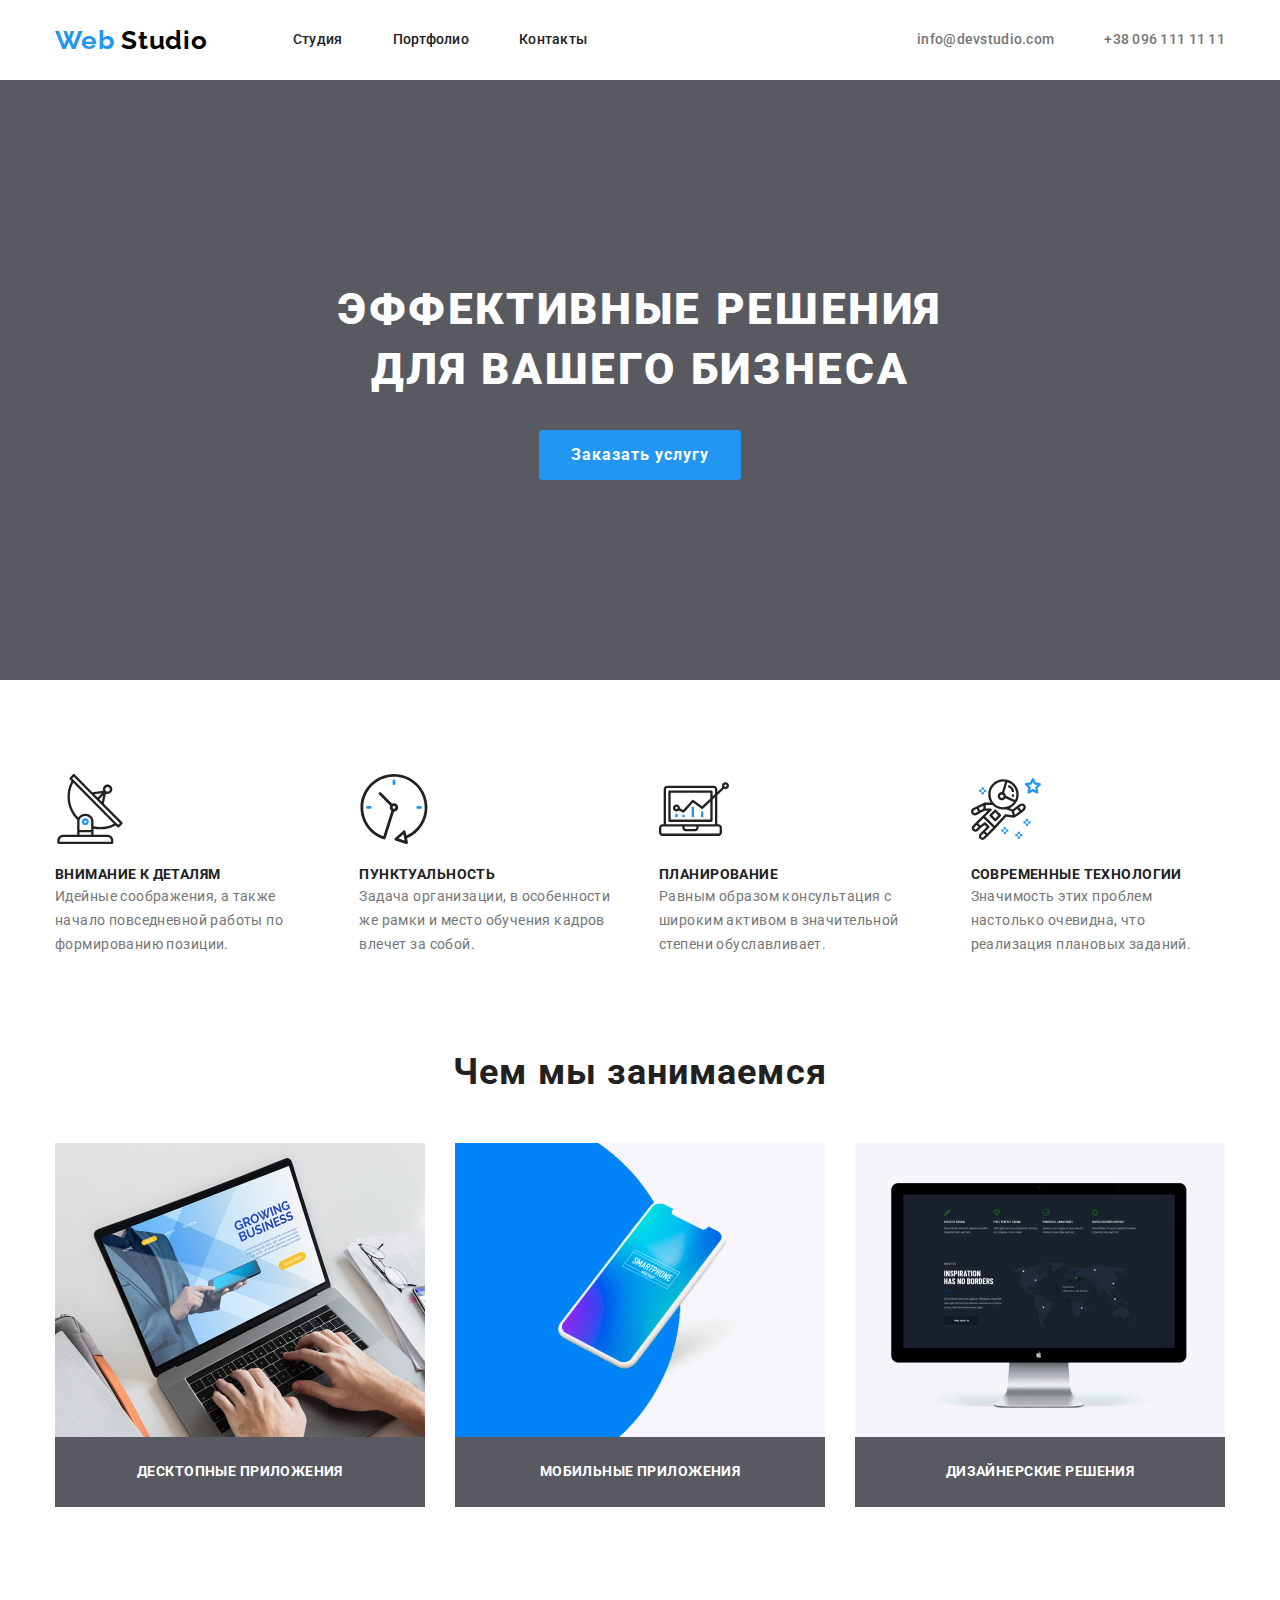
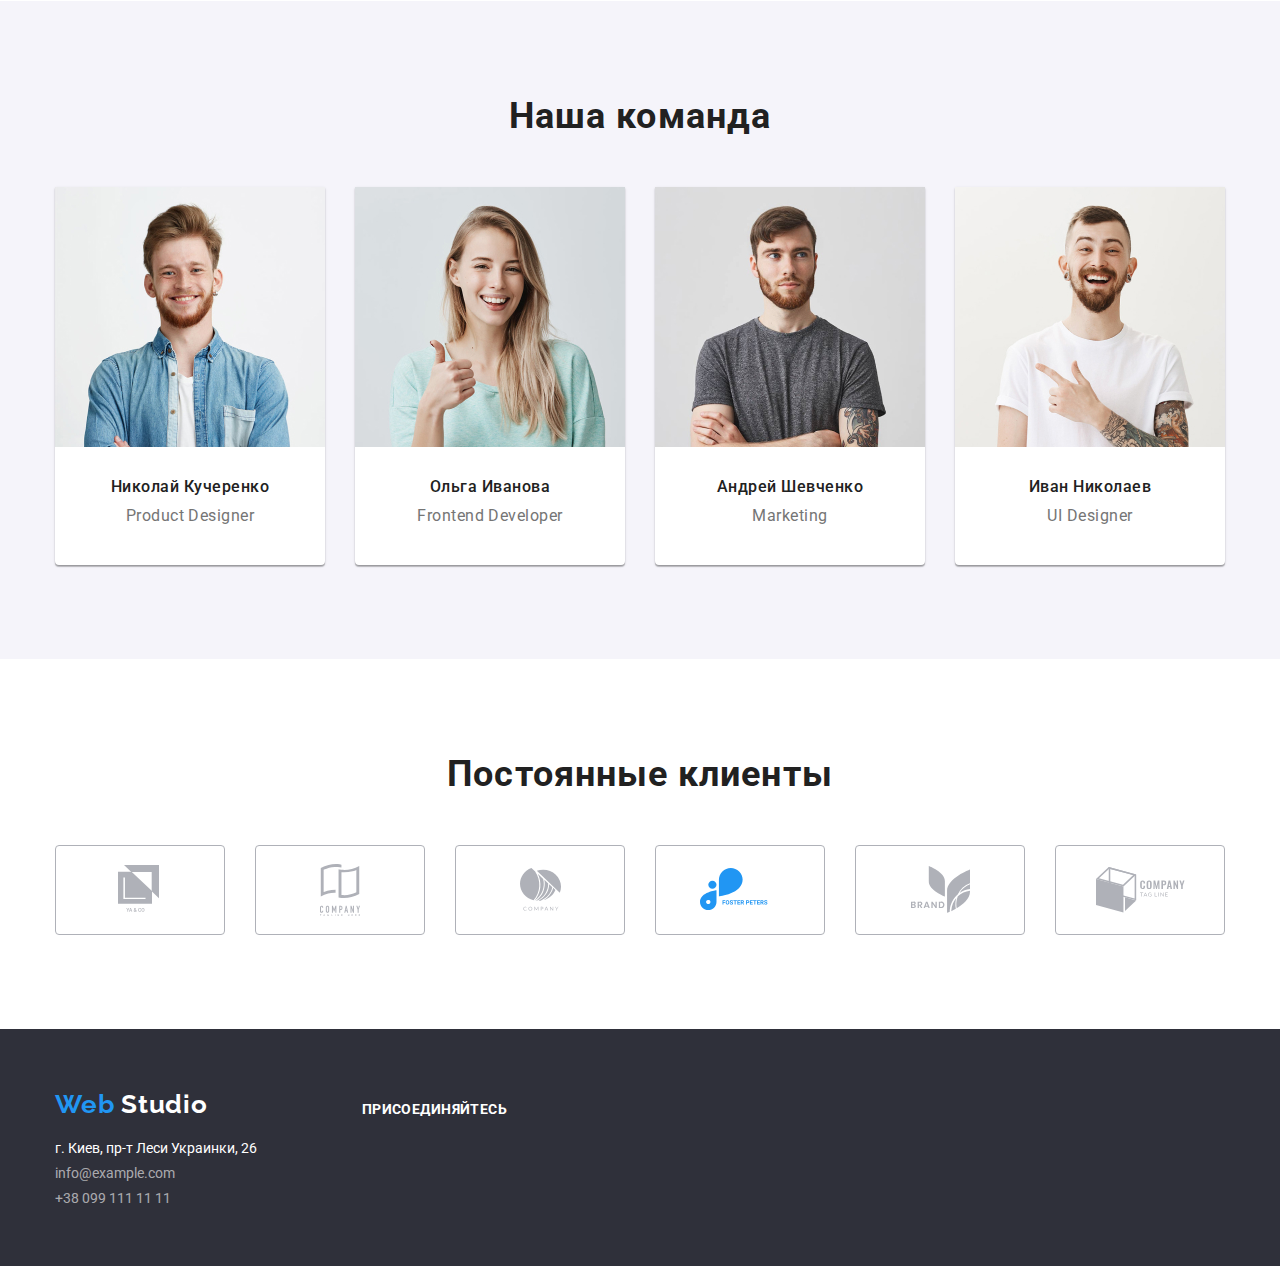
<file: index.html>
<!DOCTYPE html>
<html lang="ru">
  <head>
    <meta charset="UTF-8" />
    <meta name="viewport" content="width=device-width, initial-scale=1.0" />
    <title lang="en">Web Studio</title>
    <link
      href="https://fonts.googleapis.com/css2?family=Raleway:wght@700&family=Roboto:wght@400;500;700;900&display=swap"
      rel="stylesheet"
    />
    <link rel="stylesheet" href="./css/normalize.css" />
    <link rel="stylesheet" href="./css/styles.css" />
  </head>
  <body>
    <!-- ШАПКА САЙТА -->
    <header class="header">
      <div class="container">
        <nav class="navigation">
          <a class="logo-first-word link" href="./index.html" lang="en">
            <span class="logo-second-word">Web</span> Studio
          </a>
          <ul class="navigation-list list">
            <li class="navigation-list-li">
              <a class="navigation-list-item link" href="./index.html"
                >Студия</a
              >
            </li>
            <li class="navigation-list-li">
              <a class="navigation-list-item link" href="./portfolio.html"
                >Портфолио</a
              >
            </li>
            <li class="navigation-list-li">
              <a class="navigation-list-item link" href="">Контакты</a>
            </li>
          </ul>
        </nav>

        <address class="header-address">
          <ul class="header-address-list list">
            <li class="header-address-list-item">
              <a
                class="header-mail-link link"
                href="mailto:info@devstudio.com"
                lang="en"
                >info@devstudio.com</a
              >
            </li>
            <li class="header-address-list-item">
              <a class="header-tel-link link" href="tel:+380961111111"
                >+38 096 111 11 11</a
              >
            </li>
          </ul>
        </address>
      </div>
    </header>
    <main>
      <!-- СЕКЦИЯ ГЕРОЙ -->
      <section class="hero">
        <div class="container">
          <h1 class="hero-title">
            Эффективные решения <br />
            для вашего бизнеса
          </h1>
          <button class="order-button" type="button">Заказать услугу</button>
        </div>
      </section>
      <!-- О НАС -->
      <section class="about-us section">
        <div class="container">
          <h2 hidden>О нас</h2>
          <ul class="about-us-list list">
            <li class="about-us-list-item">
              <img
                src="./images/about-us/antenna.svg"
                alt="Антена"
                width="70"
                height="70"
              />
              <h3 class="about-us-titles">Внимание к деталям</h3>
              <p class="about-us-texts">
                Идейные соображения, а также начало повседневной работы по
                формированию позиции.
              </p>
            </li>
            <li class="about-us-list-item">
              <img
                src="./images/about-us/clock.svg"
                alt="Часы"
                width="70"
                height="70"
              />
              <h3 class="about-us-titles">Пунктуальность</h3>
              <p class="about-us-texts">
                Задача организации, в особенности же рамки и место обучения
                кадров влечет за собой.
              </p>
            </li>
            <li class="about-us-list-item">
              <img
                src="./images/about-us/diagram.svg"
                alt="Диаграмма"
                width="70"
                height="70"
              />
              <h3 class="about-us-titles">Планирование</h3>
              <p class="about-us-texts">
                Равным образом консультация с широким активом в значительной
                степени обуславливает.
              </p>
            </li>
            <li class="about-us-list-item">
              <img
                src="./images/about-us/astronaut.svg"
                alt="Астронавт"
                width="70"
                height="70"
              />
              <h3 class="about-us-titles">Современные технологии</h3>
              <p class="about-us-texts">
                Значимость этих проблем настолько очевидна, что реализация
                плановых заданий.
              </p>
            </li>
          </ul>
        </div>
      </section>
      <!-- ЧЕМ МЫ ЗАНИМАЕМСЯ -->
      <section class="what-we-do">
        <div class="container">
          <h2 class="section-titles what-we-do-title">Чем мы занимаемся</h2>
          <ul class="our-doing-list list">
            <li class="our-doing-list-item">
              <img
                src="./images/we-doing/desktop.jpg"
                alt="Ноутбук на столе"
                width="370"
                height="294"
              />
              <p class="our-doing-texts">Десктопные приложения</p>
            </li>
            <li class="our-doing-list-item">
              <img
                src="./images/we-doing/mobile.jpg"
                alt="Мобильный телефон"
                width="370"
                height="294"
              />
              <p class="our-doing-texts">Мобильные приложения</p>
            </li>
            <li class="our-doing-list-item">
              <img
                src="./images/we-doing/designe.jpg"
                alt="Экран компъютера"
                width="370"
                height="294"
              />
              <p class="our-doing-texts">Дизайнерские решения</p>
            </li>
          </ul>
        </div>
      </section>
      <!-- О КОМАНДЕ -->
      <section class="command section">
        <div class="container">
          <h2 class="section-titles team-title">Наша команда</h2>
          <ul class="team-list list">
            <li class="team-list-item">
              <img
                src="./images/command/nikolay.jpg"
                alt="Фото Николая Кучеренко"
                width="270"
                height="260"
              />
              <h3 class="team-names-titles">Николай Кучеренко</h3>
              <p class="team-profession" lang="en">Product Designer</p>
              <ul class="social-links list">
                <li class="social-links-item">
                  <a href="" aria-label="иконка инстаграма"></a>
                </li>
                <li class="social-links-item">
                  <a href="" aria-label="иконка твиттера"></a>
                </li>
                <li class="social-links-item">
                  <a href="" aria-label="иконка фейсбука"></a>
                </li>
                <li class="social-links-item">
                  <a href="" aria-label="иконка линкедина"></a>
                </li>
              </ul>
            </li>
            <li class="team-list-item">
              <img
                src="./images/command/olga.jpg"
                alt="Фото Ольги Ивановой"
                width="270"
                height="260"
              />
              <h3 class="team-names-titles">Ольга Иванова</h3>
              <p class="team-profession" lang="en">Frontend Developer</p>
              <ul class="social-links list">
                <li class="social-links-item">
                  <a href="" aria-label="иконка инстаграма"></a>
                </li>
                <li class="social-links-item">
                  <a href="" aria-label="иконка твиттера"></a>
                </li>
                <li class="social-links-item">
                  <a href="" aria-label="иконка фейсбука"></a>
                </li>
                <li class="social-links-item">
                  <a href="" aria-label="иконка линкедина"></a>
                </li>
              </ul>
            </li>
            <li class="team-list-item">
              <img
                src="./images/command/andrey.jpg"
                alt="Фото Андрея Шевченко"
                width="270"
                height="260"
              />
              <h3 class="team-names-titles">Андрей Шевченко</h3>
              <p class="team-profession" lang="en">Marketing</p>
              <ul class="social-links list">
                <li class="social-links-item">
                  <a href="" aria-label="иконка инстаграма"></a>
                </li>
                <li class="social-links-item">
                  <a href="" aria-label="иконка твиттера"></a>
                </li>
                <li class="social-links-item">
                  <a href="" aria-label="иконка фейсбука"></a>
                </li>
                <li class="social-links-item">
                  <a href="" aria-label="иконка линкедина"></a>
                </li>
              </ul>
            </li>
            <li class="team-list-item">
              <img
                src="./images/command/ivan.jpg"
                alt="Фото Ивана Николаева"
                width="270"
                height="260"
              />
              <h3 class="team-names-titles">Иван Николаев</h3>
              <p class="team-profession" lang="en">UI Designer</p>
              <ul class="social-links list">
                <li class="social-links-item">
                  <a href="" aria-label="иконка инстаграма"></a>
                </li>
                <li class="social-links-item">
                  <a href="" aria-label="иконка твиттера"></a>
                </li>
                <li class="social-links-item">
                  <a href="" aria-label="иконка фейсбука"></a>
                </li>
                <li class="social-links-item">
                  <a href="" aria-label="иконка линкедина"></a>
                </li>
              </ul>
            </li>
          </ul>
        </div>
      </section>
      <!-- КЛИЕНТЫ -->
      <section class="clients section">
        <div class="container">
          <h2 class="section-titles clients-title">Постоянные клиенты</h2>
          <ul class="clients-list list">
            <li class="clients-list-items">
              <a class="clients-link" href="">
                <img
                  src="./images/clients/logo1.svg"
                  alt="Логотип компании"
                  width="45"
                  height="50"
              /></a>
            </li>
            <li class="clients-list-items">
              <a class="clients-link" href="">
                <img
                  src="./images/clients/logo2.svg"
                  alt="Логотип компании"
                  width="40"
                  height="52"
              /></a>
            </li>
            <li class="clients-list-items">
              <a class="clients-link" href="">
                <img
                  src="./images/clients/logo3.svg"
                  alt="Логотип компании"
                  width="41"
                  height="43"
              /></a>
            </li>
            <li class="clients-list-items">
              <a class="clients-link" href="">
                <img
                  src="./images/clients/logo4.svg"
                  alt="Логотип компании"
                  width="80"
                  height="42"
              /></a>
            </li>
            <li class="clients-list-items">
              <a class="clients-link" href="">
                <img
                  src="./images/clients/logo5.svg"
                  alt="Логотип компании"
                  width="59"
                  height="47"
              /></a>
            </li>
            <li class="clients-list-items">
              <a class="clients-link" href="">
                <img
                  class="clients-img"
                  src="./images/clients/logo6.svg"
                  alt="Логотип компании"
                  width="89"
                  height="46"
              /></a>
            </li>
          </ul>
        </div>
      </section>
    </main>
    <!-- ПОДВАЛ -->
    <footer class="footer">
      <div class="footer-content container">
        <div class="footer-logo-address">
          <a class="logo-first-word link" href="./index.html" lang="en">
            <span class="logo-second-word">Web</span> Studio
          </a>
          <address class="footer-address">
            <ul class="footer-address-list list">
              <li class="footer-address-list-item">
                <a
                  class="footer-map-link link"
                  href="https://goo.gl/maps/3jnBn2sc8KfoZLwA9"
                  target="_blank"
                >
                  г. Киев, пр-т Леси Украинки, 26
                </a>
              </li>
              <li class="footer-address-list-item">
                <a
                  class="footer-mail-link link"
                  href="mailto:info@example.com"
                  lang="en"
                  >info@example.com</a
                >
              </li>
              <li class="footer-address-list-item">
                <a class="footer-tel-link link" href="tel:+380991111111"
                  >+38 099 111 11 11</a
                >
              </li>
            </ul>
          </address>
        </div>
        <div class="footer-call">
          <b class="call">присоединяйтесь</b>
          <ul class="social-links list">
            <li class="social-links-item">
              <a href="" aria-label="иконка твиттера"></a>
            </li>
            <li class="social-links-item">
              <a href="" aria-label="иконка фейсбука"></a>
            </li>
            <li class="social-links-item">
              <a href="" aria-label="иконка линкедина"></a>
            </li>
            <li class="social-links-item">
              <a href="" aria-label="иконка инстаграма"></a>
            </li>
          </ul>
        </div>
      </div>
    </footer>
  </body>
</html>
</file>
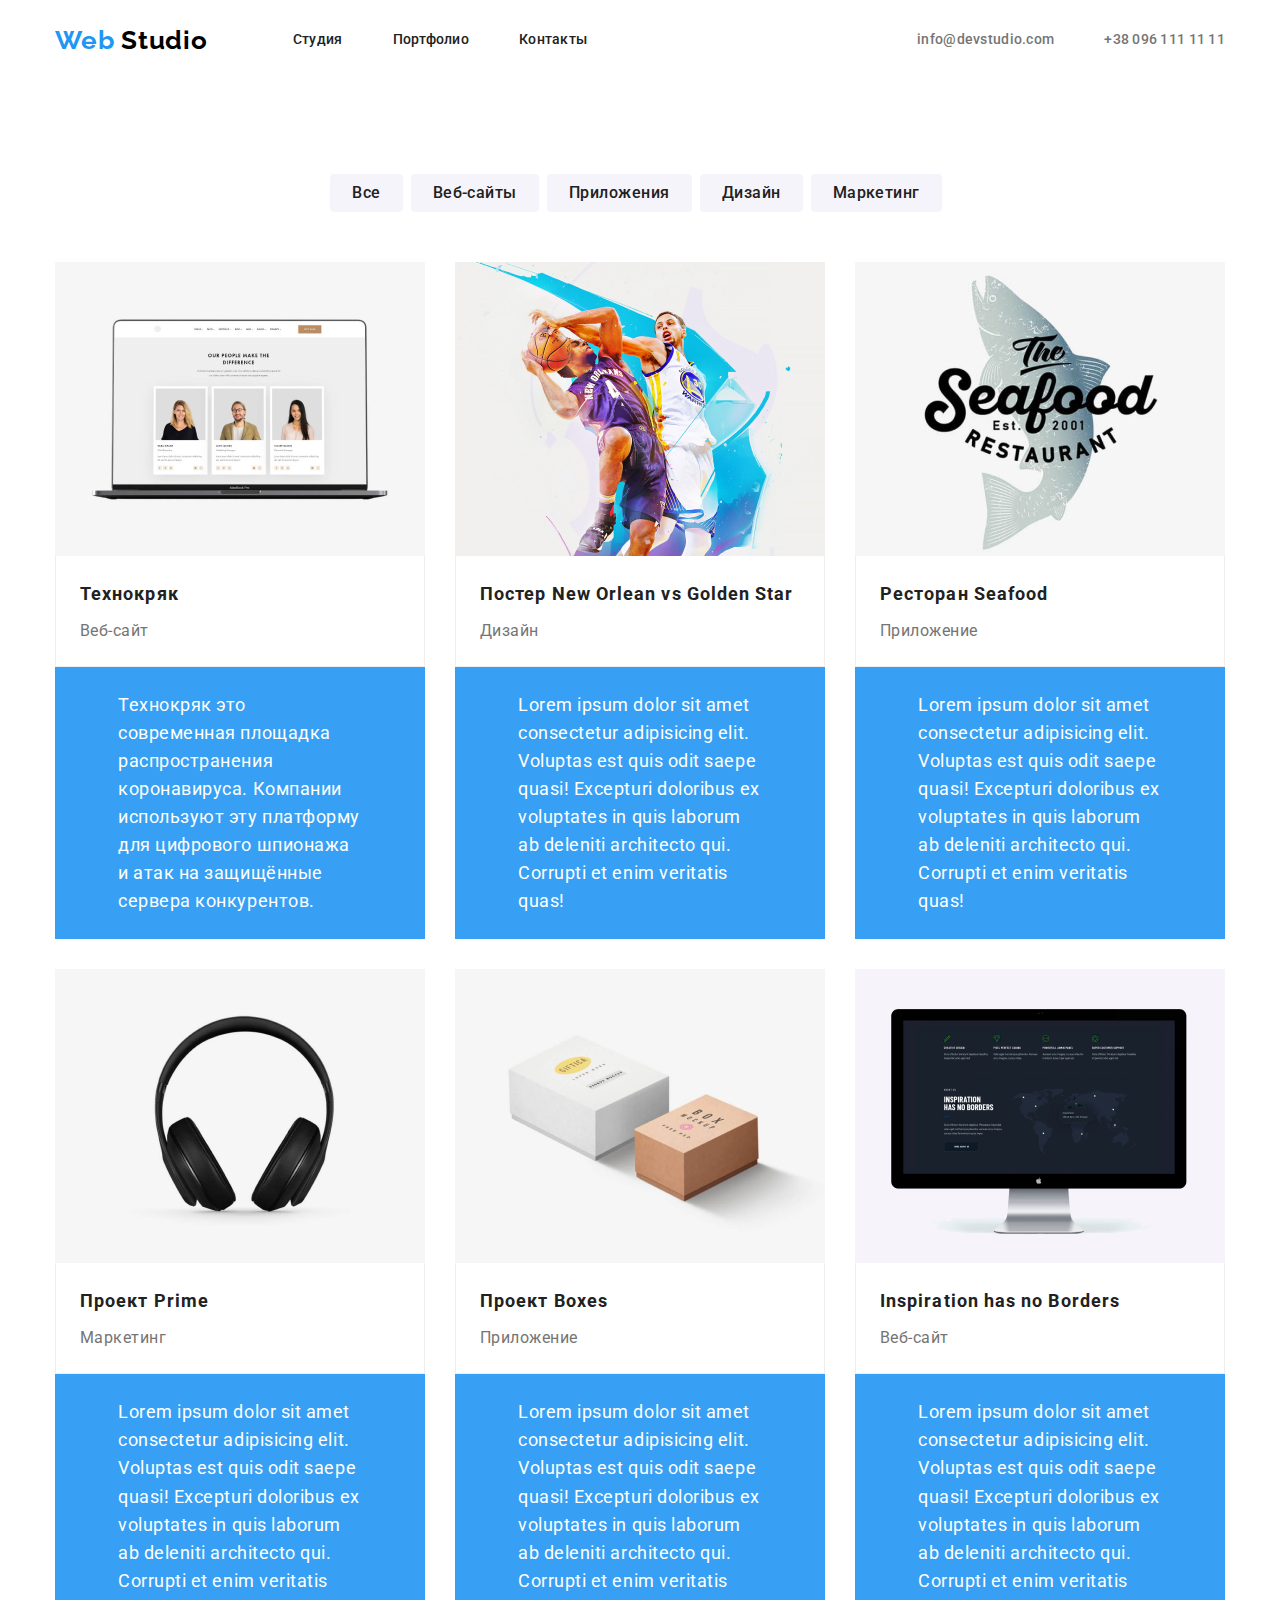
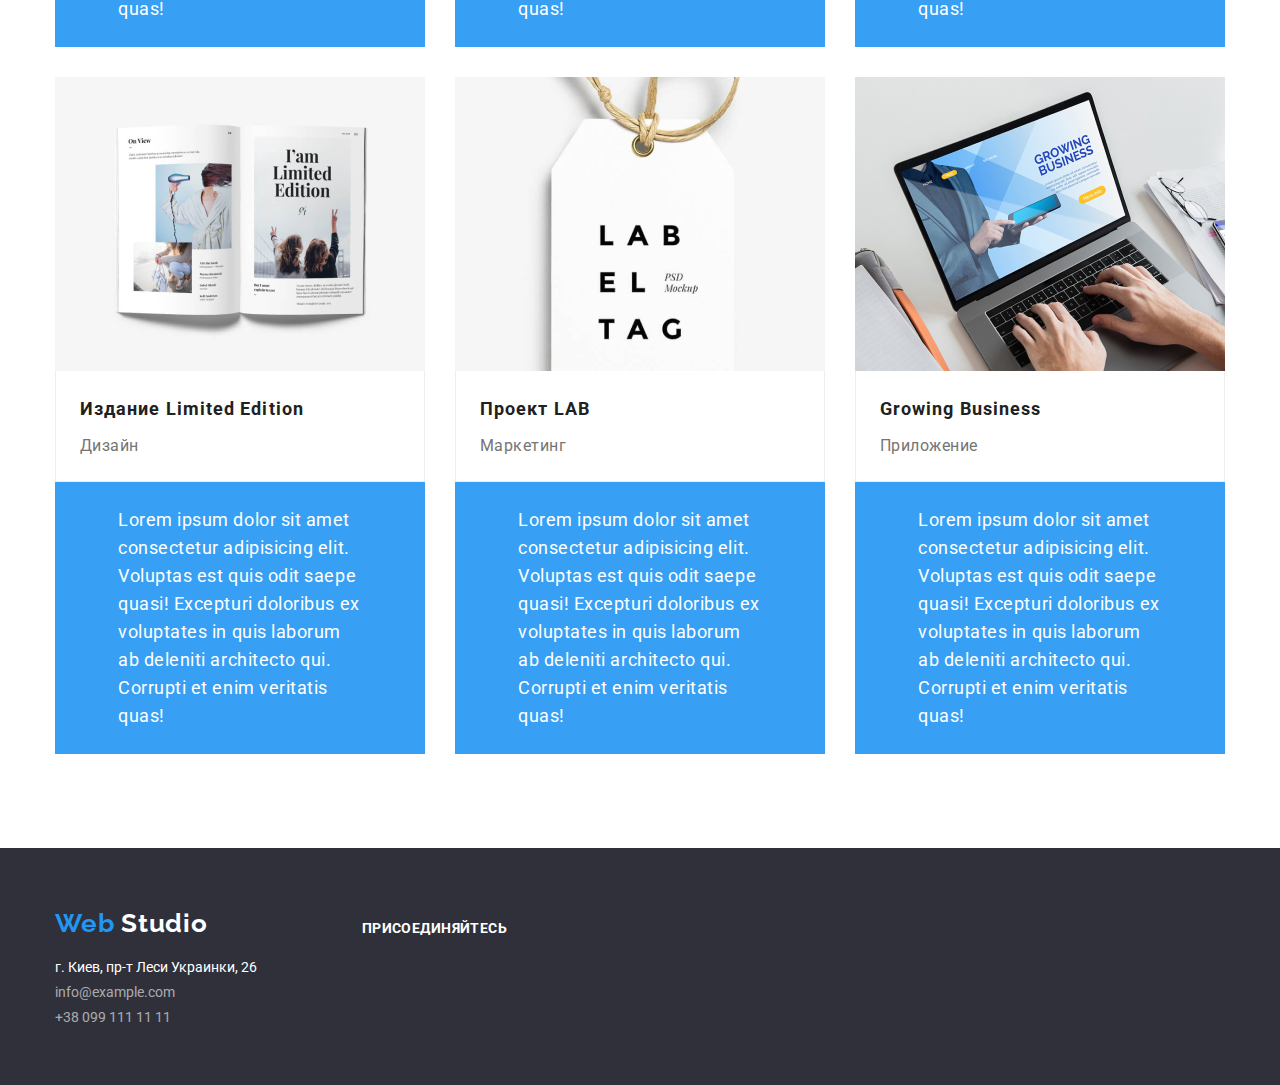
<file: portfolio.html>
<!DOCTYPE html>
<html lang="ru">
  <head>
    <meta charset="UTF-8" />
    <meta name="viewport" content="width=device-width, initial-scale=1.0" />
    <title lang="en">Portfolio</title>
    <link
      href="https://fonts.googleapis.com/css2?family=Raleway:wght@700&family=Roboto:wght@400;500;700;900&display=swap"
      rel="stylesheet"
    />
    <link rel="stylesheet" href="./css/styles.css" />
  </head>
  <body>
    <!-- ШАПКА САЙТА -->
    <header class="header">
      <div class="container">
        <nav class="navigation">
          <a class="logo-first-word link" href="./index.html" lang="en">
            <span class="logo-second-word">Web</span> Studio
          </a>
          <ul class="navigation-list list">
            <li class="navigation-list-li">
              <a class="navigation-list-item link" href="./index.html"
                >Студия</a
              >
            </li>
            <li class="navigation-list-li">
              <a class="navigation-list-item link" href="./portfolio.html"
                >Портфолио</a
              >
            </li>
            <li class="navigation-list-li">
              <a class="navigation-list-item link" href="">Контакты</a>
            </li>
          </ul>
        </nav>

        <address class="header-address">
          <ul class="header-address-list list">
            <li class="header-address-list-item">
              <a
                class="header-mail-link link"
                href="mailto:info@devstudio.com"
                lang="en"
                >info@devstudio.com</a
              >
            </li>
            <li class="header-address-list-item">
              <a class="header-tel-link link" href="tel:+380961111111"
                >+38 096 111 11 11</a
              >
            </li>
          </ul>
        </address>
      </div>
    </header>
    <main>
      <!-- ГАЛЕРЕЯ РАБОТ -->
      <div class="section container">
        <h1 hidden>Галерея работ</h1>
        <ul class="filter-list list">
          <li class="filter-list-items">
            <button class="filter-list-button" type="button">Все</button>
          </li>
          <li class="filter-list-items">
            <button class="filter-list-button" type="button">Веб-сайты</button>
          </li>
          <li class="filter-list-items">
            <button class="filter-list-button" type="button">Приложения</button>
          </li>
          <li class="filter-list-items">
            <button class="filter-list-button" type="button">Дизайн</button>
          </li>
          <li class="filter-list-items">
            <button class="filter-list-button" type="button">Маркетинг</button>
          </li>
        </ul>
        <ul class="gallery-list list">
          <li class="gallery-list-items">
            <a class="gallery-list-link link" href=""
              ><img
                class="gallery-img"
                src="./images/our-works-gallery/techno-crack.jpg"
                alt="Ноутбук с изображением"
                width="370"
                height="294"
              />
              <div class="gallery-list-subcontainer">
                <h2 class="gallery-list-titles">Технокряк</h2>
                <p class="gallery-list-description">Веб-сайт</p>
              </div>
              <p class="gallery-list-text">
                Технокряк это современная площадка распространения коронавируса.
                Компании используют эту платформу для цифрового шпионажа и атак
                на защищённые сервера конкурентов.
              </p>
            </a>
          </li>
          <li class="gallery-list-items">
            <a class="gallery-list-link link" href=""
              ><img
                class="gallery-img"
                src="./images/our-works-gallery/poster-new-orlean-vs-golden-star.jpg"
                alt="Два баскетболиста"
                width="370"
                height="294"
              />
              <div class="gallery-list-subcontainer">
                <h2 class="gallery-list-titles">
                  Постер <span lang="en">New Orlean vs Golden Star</span>
                </h2>
                <p class="gallery-list-description">Дизайн</p>
              </div>
              <p class="gallery-list-text">
                Lorem ipsum dolor sit amet consectetur adipisicing elit.
                Voluptas est quis odit saepe quasi! Excepturi doloribus ex
                voluptates in quis laborum ab deleniti architecto qui. Corrupti
                et enim veritatis quas!
              </p>
            </a>
          </li>
          <li class="gallery-list-items">
            <a class="gallery-list-link link" href=""
              ><img
                class="gallery-img"
                src="./images/our-works-gallery/restaurant-seafood.jpg"
                alt="Изображение с логотипом ресторана"
                width="370"
                height="294"
              />
              <div class="gallery-list-subcontainer">
                <h2 class="gallery-list-titles">
                  Ресторан <span lang="en">Seafood</span>
                </h2>
                <p class="gallery-list-description">Приложение</p>
              </div>
              <p class="gallery-list-text">
                Lorem ipsum dolor sit amet consectetur adipisicing elit.
                Voluptas est quis odit saepe quasi! Excepturi doloribus ex
                voluptates in quis laborum ab deleniti architecto qui. Corrupti
                et enim veritatis quas!
              </p>
            </a>
          </li>
          <li class="gallery-list-items">
            <a class="gallery-list-link link" href=""
              ><img
                class="gallery-img"
                src="./images/our-works-gallery/project-prime.jpg"
                alt="Черные наушники"
                width="370"
                height="294"
              />
              <div class="gallery-list-subcontainer">
                <h2 class="gallery-list-titles">
                  Проект <span lang="en">Prime</span>
                </h2>
                <p class="gallery-list-description">Маркетинг</p>
              </div>
              <p class="gallery-list-text">
                Lorem ipsum dolor sit amet consectetur adipisicing elit.
                Voluptas est quis odit saepe quasi! Excepturi doloribus ex
                voluptates in quis laborum ab deleniti architecto qui. Corrupti
                et enim veritatis quas!
              </p>
            </a>
          </li>
          <li class="gallery-list-items">
            <a class="gallery-list-link link" href=""
              ><img
                class="gallery-img"
                src="./images/our-works-gallery/project-boxes.jpg"
                alt="Две коробки"
                width="370"
                height="294"
              />
              <div class="gallery-list-subcontainer">
                <h2 class="gallery-list-titles">
                  Проект <span lang="en">Boxes</span>
                </h2>
                <p class="gallery-list-description">Приложение</p>
              </div>
              <p class="gallery-list-text">
                Lorem ipsum dolor sit amet consectetur adipisicing elit.
                Voluptas est quis odit saepe quasi! Excepturi doloribus ex
                voluptates in quis laborum ab deleniti architecto qui. Corrupti
                et enim veritatis quas!
              </p>
            </a>
          </li>
          <li class="gallery-list-items">
            <a class="gallery-list-link link" href=""
              ><img
                class="gallery-img"
                src="./images/our-works-gallery/inspiration-has-no-borders.jpg"
                alt="Монитор с изображением"
                width="370"
                height="294"
              />
              <div class="gallery-list-subcontainer">
                <h2 class="gallery-list-titles" lang="en">
                  Inspiration has no Borders
                </h2>
                <p class="gallery-list-description">Веб-сайт</p>
              </div>
              <p class="gallery-list-text">
                Lorem ipsum dolor sit amet consectetur adipisicing elit.
                Voluptas est quis odit saepe quasi! Excepturi doloribus ex
                voluptates in quis laborum ab deleniti architecto qui. Corrupti
                et enim veritatis quas!
              </p>
            </a>
          </li>
          <li class="gallery-list-items">
            <a class="gallery-list-link link" href=""
              ><img
                class="gallery-img"
                src="./images/our-works-gallery/the-edition-limited-edition.jpg"
                alt="Открытый глянцевый журнал"
                width="370"
                height="294"
              />
              <div class="gallery-list-subcontainer">
                <h2 class="gallery-list-titles">
                  Издание <span lang="en">Limited Edition</span>
                </h2>
                <p class="gallery-list-description">Дизайн</p>
              </div>
              <p class="gallery-list-text">
                Lorem ipsum dolor sit amet consectetur adipisicing elit.
                Voluptas est quis odit saepe quasi! Excepturi doloribus ex
                voluptates in quis laborum ab deleniti architecto qui. Corrupti
                et enim veritatis quas!
              </p>
            </a>
          </li>
          <li class="gallery-list-items">
            <a class="gallery-list-link link" href=""
              ><img
                class="gallery-img"
                src="./images/our-works-gallery/project-lab.jpg"
                alt="Изображение с логотипом проекта"
                width="370"
                height="294"
              />
              <div class="gallery-list-subcontainer">
                <h2 class="gallery-list-titles">
                  Проект <span lang="en">LAB</span>
                </h2>
                <p class="gallery-list-description">Маркетинг</p>
              </div>
              <p class="gallery-list-text">
                Lorem ipsum dolor sit amet consectetur adipisicing elit.
                Voluptas est quis odit saepe quasi! Excepturi doloribus ex
                voluptates in quis laborum ab deleniti architecto qui. Corrupti
                et enim veritatis quas!
              </p>
            </a>
          </li>
          <li class="gallery-list-items">
            <a class="gallery-list-link link" href=""
              ><img
                class="gallery-img"
                src="./images/our-works-gallery/growing-business.jpg"
                alt="Ноутбук на столе"
                width="370"
                height="294"
              />
              <div class="gallery-list-subcontainer">
                <h2 class="gallery-list-titles" lang="en">Growing Business</h2>
                <p class="gallery-list-description">Приложение</p>
              </div>
              <p class="gallery-list-text">
                Lorem ipsum dolor sit amet consectetur adipisicing elit.
                Voluptas est quis odit saepe quasi! Excepturi doloribus ex
                voluptates in quis laborum ab deleniti architecto qui. Corrupti
                et enim veritatis quas!
              </p>
            </a>
          </li>
        </ul>
      </div>
    </main>
    <!-- ПОДВАЛ -->
    <footer class="footer">
      <div class="footer-content container">
        <div class="footer-logo-address">
          <a class="logo-first-word link" href="./index.html" lang="en">
            <span class="logo-second-word">Web</span> Studio
          </a>
          <address class="footer-address">
            <ul class="footer-address-list list">
              <li class="footer-address-list-item">
                <a
                  class="footer-map-link link"
                  href="https://goo.gl/maps/3jnBn2sc8KfoZLwA9"
                  target="_blank"
                >
                  г. Киев, пр-т Леси Украинки, 26
                </a>
              </li>
              <li class="footer-address-list-item">
                <a
                  class="footer-mail-link link"
                  href="mailto:info@example.com"
                  lang="en"
                  >info@example.com</a
                >
              </li>
              <li class="footer-address-list-item">
                <a class="footer-tel-link link" href="tel:+380991111111"
                  >+38 099 111 11 11</a
                >
              </li>
            </ul>
          </address>
        </div>
        <div class="footer-call">
          <b class="call">присоединяйтесь</b>
          <ul class="social-links list">
            <li class="social-links-item">
              <a href="" aria-label="иконка твиттера"></a>
            </li>
            <li class="social-links-item">
              <a href="" aria-label="иконка фейсбука"></a>
            </li>
            <li class="social-links-item">
              <a href="" aria-label="иконка линкедина"></a>
            </li>
            <li class="social-links-item">
              <a href="" aria-label="иконка инстаграма"></a>
            </li>
          </ul>
        </div>
      </div>
    </footer>
  </body>
</html>
</file>
<file: css/styles.css>
:root {
  --main-font: "Roboto", sans-serif;
  --secondary-font: "Raleway", sans-serif;
  --title-dark-color: #212121;
  --title-light-color: #ffffff;
  --text-dark-color: #757575;
  --text-light-color: rgba(255, 255, 255, 0.6);
  --accent-color: #2196f3;
  --logo-color: #000000;
}

html {
  box-sizing: border-box;
}

*,
*::before,
*::after {
  box-sizing: inherit;
  margin: 0;
  padding: 0;
}

body {
  background-color: #ffffff;
  font-family: var(--main-font);
  font-size: 14px;
  color: var(--text-dark-color);
}

h1 {
  margin: 0;
}

/* img {
  display: block;
} */

img {
  display: block;
  max-width: 100%;
  height: auto;
}

.header-address,
.footer-address {
  font-style: normal;
}

.link {
  text-decoration: none;
  display: block;
}

.list {
  list-style: none;
}

.section {
  padding-top: 94px;
  padding-bottom: 94px;
}
/* ШАПКА САЙТА */

.container {
  width: 1200px;
  padding-left: 15px;
  padding-right: 15px;
  margin-left: auto;
  margin-right: auto;
}

.navigation {
  display: flex;
  align-items: center;
}

.navigation-list {
  display: flex;
}

.navigation-list-li:not(:last-child) {
  margin-right: 50px;
}

.logo-first-word {
  margin-right: 85px;
}

.header .container {
  display: flex;
  align-items: center;
  justify-content: space-between;
}

.header-address-list {
  display: flex;
}
.header .header-mail-link {
  margin-right: 50px;
}

.navigation-list-item {
  padding-top: 32px;
  padding-bottom: 32px;
}

.logo-first-word,
.logo-second-word {
  font-family: var(--secondary-font);
  font-weight: 700;
  font-size: 26px;
  line-height: 1.19;
  letter-spacing: 0.03em;
}

.navigation-list-item,
.header-mail-link,
.header-tel-link {
  font-weight: 500;
  line-height: 1.14;
  letter-spacing: 0.02em;
}

.logo-second-word {
  color: var(--accent-color);
}

.logo-first-word {
  color: var(--logo-color);
}

.navigation-list-item {
  color: var(--title-dark-color);
}

.header-mail-link,
.header-tel-link {
  color: var(--text-dark-color);
}

.navigation-list-item:hover,
.navigation-list-item:focus,
.header-mail-link:hover,
.header-mail-link:focus,
.header-tel-link:hover,
.header-tel-link:focus {
  color: var(--accent-color);
}

/* СЕКЦИЯ ГЕРОЙ */

.hero-title {
  margin-bottom: 30px;

  font-weight: 900;
  font-size: 44px;
  line-height: 1.36;
  text-align: center;
  letter-spacing: 0.06em;
  text-transform: uppercase;
  color: var(--title-light-color);
}

.hero {
  padding-top: 200px;
  padding-bottom: 200px;

  background: rgba(47, 48, 58, 0.8);
}

.order-button {
  display: block;
  margin-left: auto;
  margin-right: auto;
  padding: 10px 32px;
}

.order-button {
  font-family: var(--main-font);
  font-weight: bold;
  font-size: 16px;
  line-height: 1.88;
  /* display: flex; */
  align-items: center;
  text-align: center;
  letter-spacing: 0.06em;
  color: var(--title-light-color);
  background-color: var(--accent-color);
  border-radius: 4px;
  border: none;
}

/* СЕКЦИЯ О НАС */

.about-us-list {
  display: flex;
}

.about-us-list-item:not(:last-child) {
  margin-right: 30px;
}

.about-us-titles {
  margin-top: 30px;
  margin-bottom: 10px;
}

.about-us-titles {
  font-weight: 700;
  font-size: 14px;
  line-height: 1.14px;
  letter-spacing: 0.03em;
  text-transform: uppercase;
  color: var(--title-dark-color);
}

.about-us-texts {
  font-weight: 400;
  line-height: 1.71;
  letter-spacing: 0.03em;
}

.team-names-titles {
  color: var(--title-dark-color);
}

/* СЕКЦИИ ОБЩЕЕ */
.section-titles {
  font-weight: 700;
  font-size: 36px;
  line-height: 1.17;
  text-align: center;
  letter-spacing: 0.03em;
  color: var(--title-dark-color);
}

/* СЕКЦИЯ ЧЕМ МЫ ЗАНИМАЕМСЯ */

.what-we-do {
  padding-bottom: 94px;
}
.what-we-do-title {
  margin-bottom: 50px;
}

.our-doing-list {
  display: flex;
}

.our-doing-list-item:not(:last-child) {
  margin-right: 30px;
}

.our-doing-texts {
  font-weight: 700;
  line-height: 1.14;
  text-align: center;
  letter-spacing: 0.03em;
  text-transform: uppercase;
  color: var(--title-light-color);
  background: rgba(47, 48, 58, 0.8);
  padding-top: 27px;
  padding-bottom: 27px;
}

/* СЕКЦИЯ О КОМАНДЕ */

.command {
  background: #f5f4fa;
}

.team-title {
  margin-bottom: 50px;
}

.team-list {
  display: flex;
}

.team-list-item {
  background: #ffffff;
  /* material shadow v1 */

  box-shadow: 0px 2px 1px rgba(0, 0, 0, 0.2), 0px 1px 1px rgba(0, 0, 0, 0.14),
    0px 1px 3px rgba(0, 0, 0, 0.12);
  border-radius: 0px 0px 4px 4px;
}

.team-list-item:not(:last-child) {
  margin-right: 30px;
}

.team-names-titles {
  margin-top: 30px;
  margin-bottom: 10px;
}

.social-links {
  display: flex;
}

.team-list .social-links-item {
  margin-top: 16px;
  margin-bottom: 24px;
}

.social-links-item:not(:last-child) {
  margin-right: 10px;
}

.team-names-titles {
  font-weight: 500;
  font-size: 16px;
  line-height: 1.19;
  text-align: center;
  letter-spacing: 0.03em;
}
.team-profession {
  font-weight: 400;
  font-size: 16px;
  line-height: 1.19;
  text-align: center;
  letter-spacing: 0.03em;
}

/* НАШИ КЛИЕНТЫ */

.clients-title {
  margin-bottom: 50px;
}

.clients-list {
  display: flex;
}

.clients-link {
  display: flex;
  width: 170px;
  height: 90px;
  border: 1px solid #afb1b8;
  border-radius: 4px;
  justify-content: center;
  align-items: center;
}

.clients-list-items:not(:last-child) {
  margin-right: 30px;
}

/* ПОДВАЛ */

.footer .container {
  display: flex;
}

.footer {
  background: #2f303a;
}

.footer-logo-address {
  margin-right: 69px;
  padding-top: 60px;
  padding-bottom: 60px;
}

.footer .logo-first-word {
  margin-bottom: 20px;
}

.footer-address-list-item:not(:last-child) {
  margin-bottom: 9px;
}

.footer .logo-first-word {
  color: var(--title-light-color);
}

.footer-call {
  padding-top: 72px;
}

.call {
  margin-bottom: 20px;
}

.call {
  font-weight: 700;
  line-height: 1.14;
  letter-spacing: 0.03em;
  text-transform: uppercase;
  color: var(--title-light-color);
}

.footer-map-link {
  color: var(--title-light-color);
}

.footer-mail-link,
.footer-tel-link {
  color: var(--text-light-color);
}

/* СТРАНИЦА ПОРТФОЛИО */

.filter-list {
  display: flex;
  justify-content: center;
  margin-bottom: 50px;
}

.filter-list-button {
  padding: 6px 22px;
  margin-right: 8px;

  border: none;
}

/* .gallery-img {
  width: 100%;
} */

.gallery-list {
  display: flex;
  flex-wrap: wrap;
}

.gallery-list-items {
  width: calc((100% - 60px) / 3);
  margin-right: 30px;
  margin-bottom: 30px;

  /* border: 1px solid #eeeeee; */
}

.gallery-list-items:nth-child(3n) {
  margin-right: 0;
}

.gallery-list-items:nth-last-child(-n + 3) {
  margin-bottom: 0;
}

.gallery-list-subcontainer {
  padding: 20px 24px;
  border-left: 1px solid #eeeeee;
  border-right: 1px solid #eeeeee;
  border-bottom: 1px solid #eeeeee;
}

.gallery-list-titles {
  margin-bottom: 4px;
}

.filter-list-button {
  font-family: var(--main-font);
  font-weight: 500;
  font-size: 16px;
  line-height: 1.62;
  text-align: center;
  letter-spacing: 0.03em;
  background: #f5f4fa;
  border-radius: 4px;
  color: var(--title-dark-color);
}

.filter-list-button:hover,
.filter-list-button:focus {
  color: var(--title-light-color);
  background-color: var(--accent-color);
}

.gallery-list-titles {
  font-weight: 700;
  font-size: 18px;
  line-height: 2;
  letter-spacing: 0.06em;
  color: var(--title-dark-color);
}

.gallery-list-description {
  font-weight: 400;
  font-size: 16px;
  line-height: 1.87;
  letter-spacing: 0.03em;
  color: var(--text-dark-color);
}

.gallery-list-text {
  padding: 24px 63px;

  font-weight: 400;
  font-size: 18px;
  line-height: 1.56;
  letter-spacing: 0.03em;
  color: var(--title-light-color);
  background: rgba(33, 150, 243, 0.9);
}
</file>
